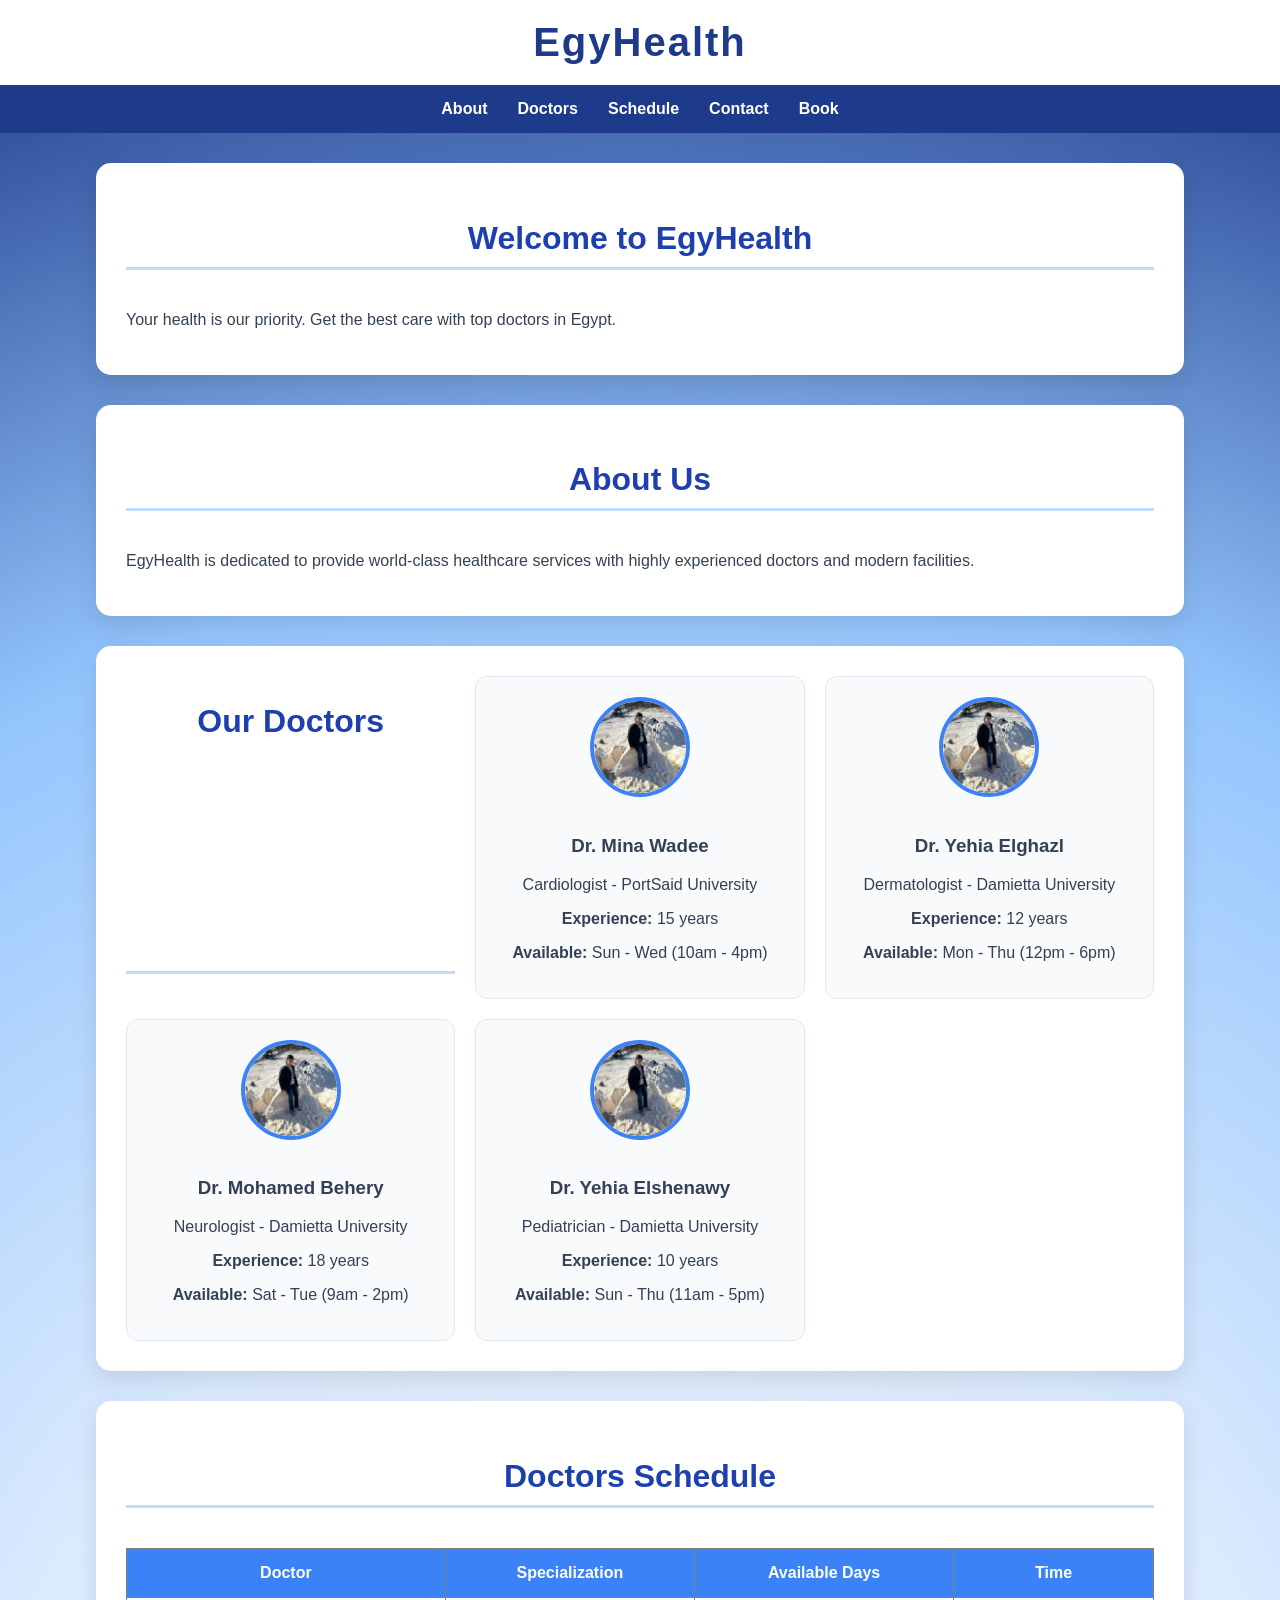
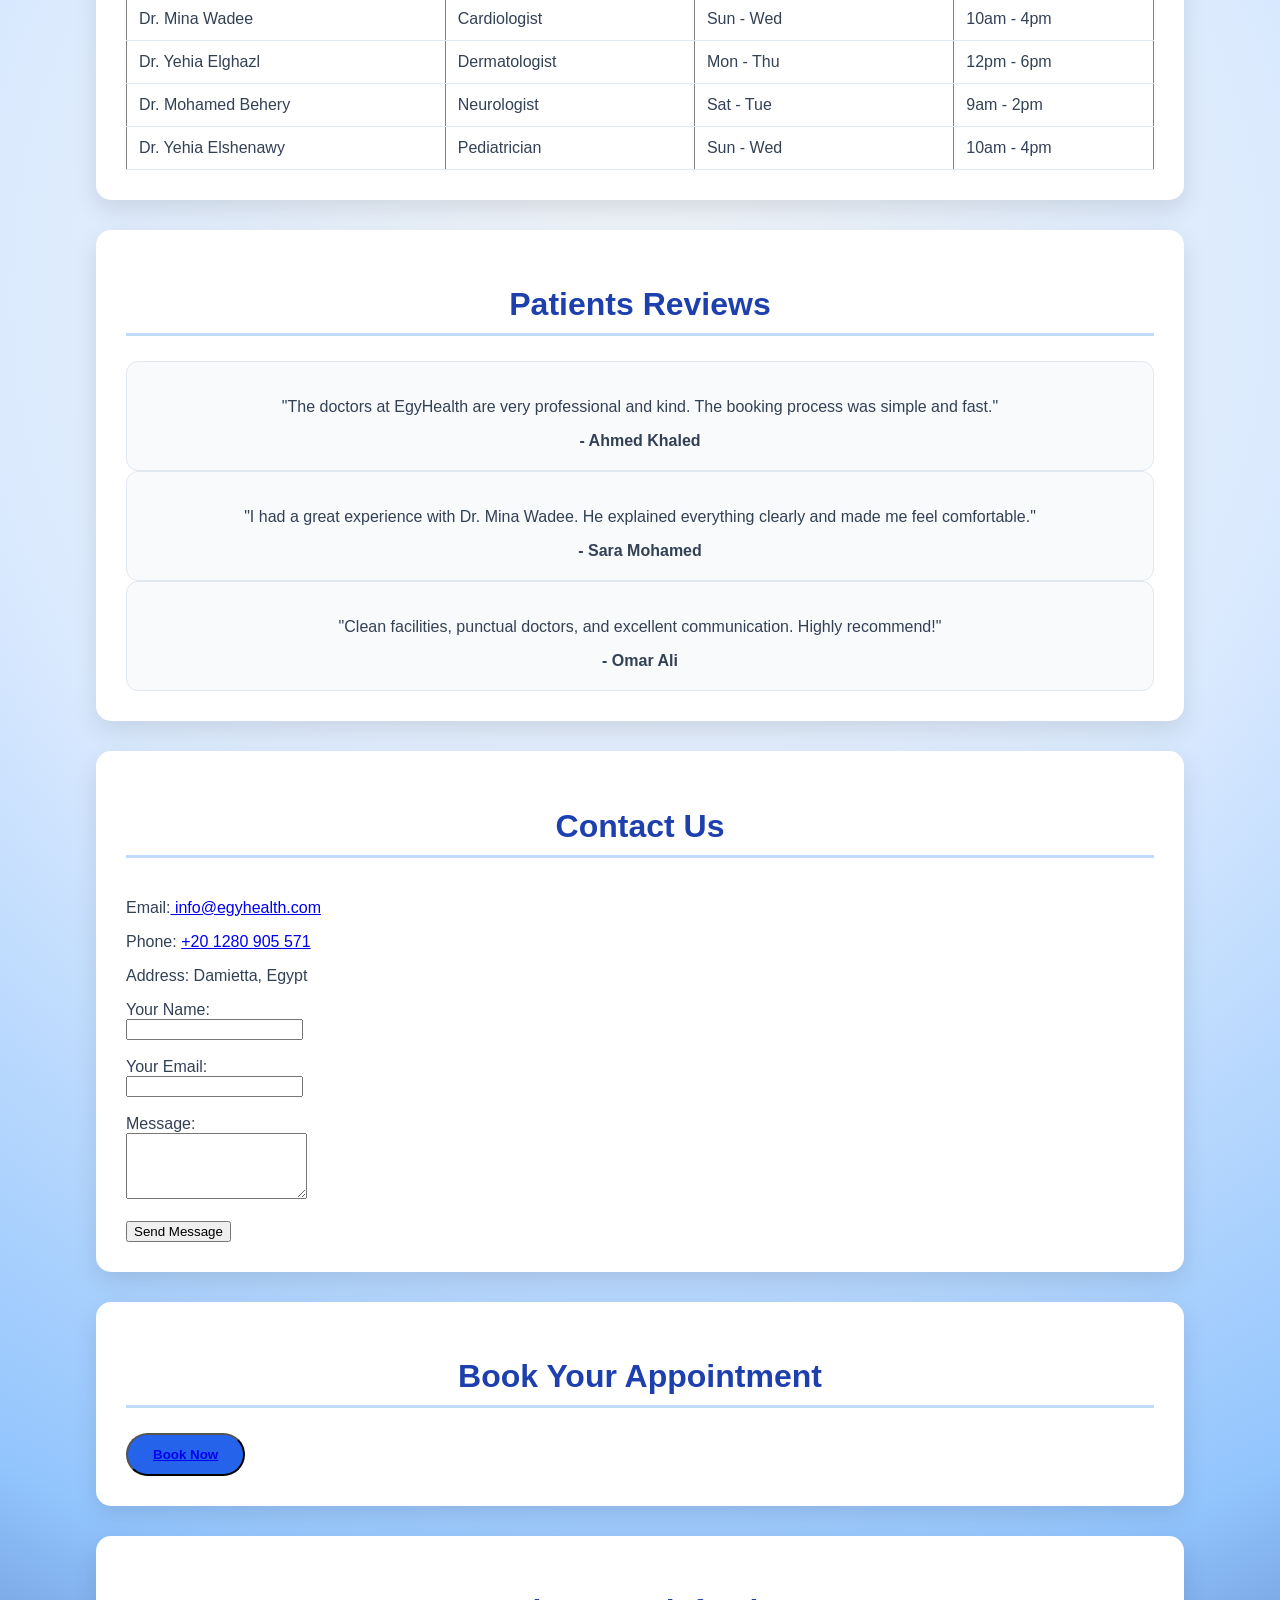
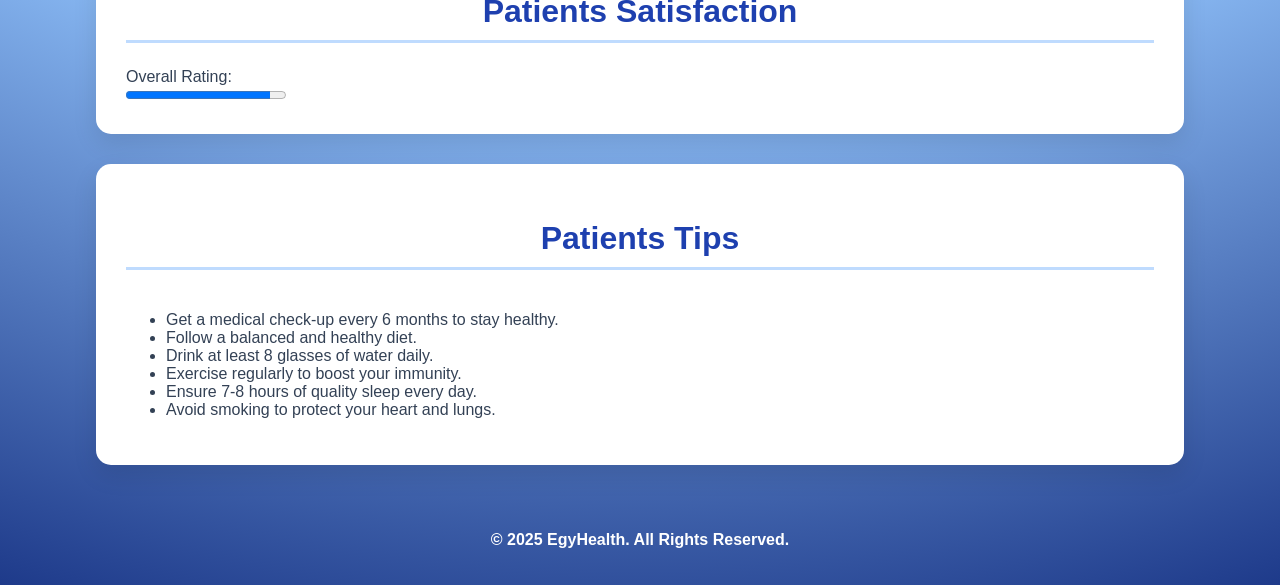
<file: EGYHEALTH SEC/index.html>
<!DOCTYPE html>
<html lang="en">
<head>
  <meta charset="UTF-8" />
  <meta name="viewport" content="width=device-width, initial-scale=1.0"/>
  <title>EgyHealth</title>
  <link rel="stylesheet" href="task1js.css">
</head>
<body>

  <!-- Header -->
  <header>
    <h1>EgyHealth</h1>
  </header>
  <nav>
    <span><a href="#about1">About</a></span>
    <span><a href="#doctors1">Doctors</a></span>
    <span><a href="#schedule1">Schedule</a></span>
    <span><a href="#contact1">Contact</a></span>
    <span><a href="#book1">Book</a></span>
  </nav>

  <!-- Hero Section -->
  <section class="hero">
      <h2>Welcome to EgyHealth</h2>
      <p>Your health is our priority. Get the best care with top doctors in Egypt.</p>
  </section>

  <!-- About Us -->
  <section class="about" id="about1">
    <h2>About Us</h2>
    <p>EgyHealth is dedicated to provide world-class healthcare services with highly experienced doctors and modern facilities.</p>
  </section>
  <!-- Our Doctors -->
  <section  class="doctors" id="doctors1">
    <h2>Our Doctors</h2>
    <div class="doctor-card">
      <img src="WhatsApp Image 2025-08-18 at 18.27.30_bd78006c.jpg" class="imgage">
      <h3>Dr. Mina Wadee</h3>
      <p>Cardiologist - PortSaid University</p>
      <p><strong>Experience:</strong> 15 years</p>
      <p><strong>Available:</strong> Sun - Wed (10am - 4pm)</p>
    </div>
    <div class="doctor-card">
      <img class="imgage" src="WhatsApp Image 2025-08-18 at 18.27.30_bd78006c.jpg">
      <h3>Dr. Yehia Elghazl</h3>
      <p>Dermatologist - Damietta University</p>
      <p><strong>Experience:</strong> 12 years</p>
      <p><strong>Available:</strong> Mon - Thu (12pm - 6pm)</p>
    </div>
    <div class="doctor-card">
      <img class="imgage" src="WhatsApp Image 2025-08-18 at 18.27.30_bd78006c.jpg">
      <h3>Dr. Mohamed Behery</h3>
      <p>Neurologist - Damietta University</p>
      <p><strong>Experience:</strong> 18 years</p>
      <p><strong>Available:</strong> Sat - Tue (9am - 2pm)</p>
    </div>
    <div class="doctor-card">
      <img class="imgage" src="WhatsApp Image 2025-08-18 at 18.27.30_bd78006c.jpg">
      <h3>Dr. Yehia Elshenawy</h3>
      <p>Pediatrician - Damietta University</p>
      <p><strong>Experience:</strong> 10 years</p>
      <p><strong>Available:</strong> Sun - Thu (11am - 5pm)</p>
    </div>
  </section>
  <!-- Schedule Table -->
  <section class="schedule" id="schedule1">
    <h2>Doctors Schedule</h2>
    <table border="1" cellpadding="10">
      <tr>
        <th>Doctor</th>
        <th>Specialization</th>
        <th>Available Days</th>
        <th>Time</th>
      </tr>
      <tr>
        <td>Dr. Mina Wadee</td>
        <td>Cardiologist</td>
        <td>Sun - Wed</td>
        <td>10am - 4pm</td>
      </tr>
      <tr>
        <td>Dr. Yehia Elghazl</td>
        <td>Dermatologist</td>
        <td>Mon - Thu</td>
        <td>12pm - 6pm</td>
      </tr>
      <tr>
        <td>Dr. Mohamed Behery</td>
        <td>Neurologist</td>
        <td>Sat - Tue</td>
        <td>9am - 2pm</td>
      </tr>
            <tr>
        <td>Dr. Yehia Elshenawy</td>
        <td>Pediatrician</td>
        <td>Sun - Wed</td>
        <td>10am - 4pm</td>
      </tr>
    </table>
  </section>
    <!-- Patients Reviews -->
  <section class="reviews" id="reviews1">
    <h2>Patients Reviews</h2>

    <div class="doctor-card">
      <p>"The doctors at EgyHealth are very professional and kind. The booking process was simple and fast."</p>
      <strong>- Ahmed Khaled</strong>
    </div>

    <div class="doctor-card">
      <p>"I had a great experience with Dr. Mina Wadee. He explained everything clearly and made me feel comfortable."</p>
      <strong>- Sara Mohamed</strong>
    </div>

    <div class="doctor-card">
      <p>"Clean facilities, punctual doctors, and excellent communication. Highly recommend!"</p>
      <strong>- Omar Ali</strong>
    </div>

  </section>


  <!-- Contact Us -->
  <section class="contact" id="contact1">
    <h2>Contact Us</h2>
    <p>Email:<A href="mailto:zeyadkhashaba2006@gmail.com"> info@egyhealth.com</A></p>
    <p>Phone: <a href="tel:01280905571">+20 1280 905 571</a></p>
    <p>Address: Damietta, Egypt</p>

    <!-- Contact Form -->
    <form>
      <label for="name">Your Name:</label><br>
      <input type="text" id="name" name="name" required><br><br>

      <label for="email">Your Email:</label><br>
      <input type="email" id="email" name="email" required><br><br>

      <label for="message">Message:</label><br>
      <textarea id="message" name="message" rows="4" required></textarea><br><br>

      <button type="submit">Send Message</button>
    </form>
  </section>

  <!-- Book Now -->
  <section class="book" id="book1">
    <h2>Book Your Appointment</h2>
    <button class="btn" type="button"><a href="formhospital.html" target="_blank" class="booking">Book Now</a></button>
  </section>

  <!-- Progress Bar -->
  <section class="progress">
    <h2>Patients Satisfaction</h2>
    <label for="satisfaction">Overall Rating:</label><br>
    <progress id="satisfaction" value="90" max="100">90%</progress>
  </section>
    <!-- Progress Bar -->

  <section class="tips" id="tips1">
    <h2>Patients Tips</h2>
    <ul>
      <li> Get a medical check-up every 6 months to stay healthy.</li>
      <li> Follow a balanced and healthy diet.</li>
      <li> Drink at least 8 glasses of water daily.</li>
      <li> Exercise regularly to boost your immunity.</li>
      <li> Ensure 7-8 hours of quality sleep every day.</li>
      <li> Avoid smoking to protect your heart and lungs.</li>
    </ul>
  </section>

  <footer>
    <p>&copy; 2025 EgyHealth. All Rights Reserved.</p>
  </footer>

</body>
</html>
</file>
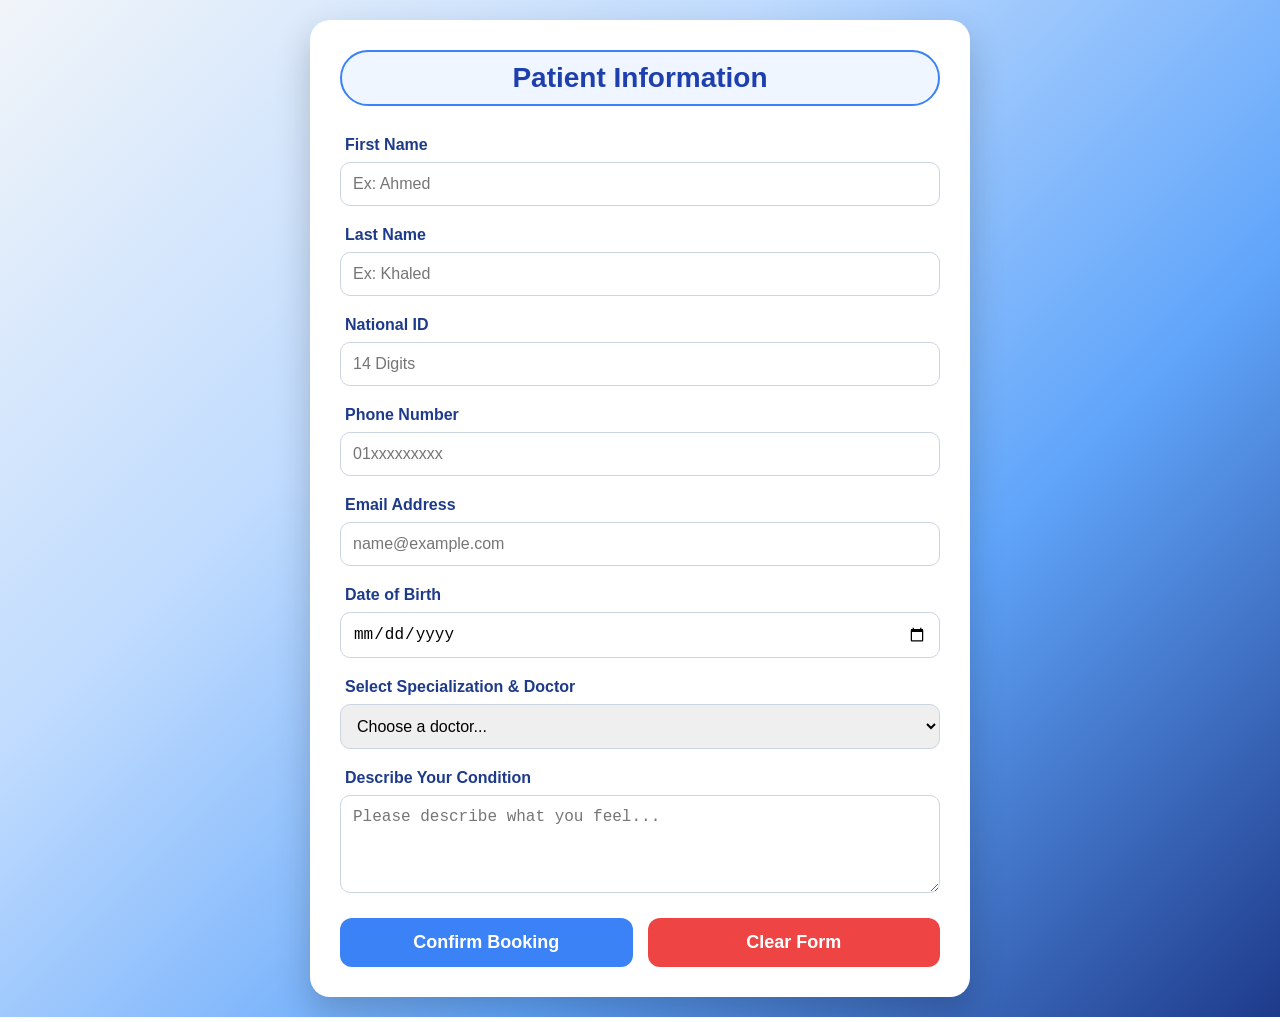
<file: EGYHEALTH SEC/formhospital.html>
<!DOCTYPE html>
<html lang="en">
<head>
    <meta charset="UTF-8">
    <meta name="viewport" content="width=device-width, initial-scale=1.0">
    <title>EgyHealth | Book Appointment</title>
    <style>
        /* إعدادات عامة */
        body {
            background: linear-gradient(135deg, #f1f5f9, #bfdbfe, #60a5fa, #1e3a8a);
            font-family: 'Segoe UI', Tahoma, Geneva, Verdana, sans-serif;
            margin: 0;
            padding: 20px;
            display: flex;
            justify-content: center;
            align-items: center;
            min-height: 100vh;
        }

        form {
            background: #ffffff; /* خلفية بيضاء لراحة العين */
            width: 90%;
            max-width: 600px;
            margin: auto;
            border-radius: 20px;
            padding: 30px;
            box-shadow: 0 15px 35px rgba(0,0,0,0.2);
            border: none; /* شيلنا البوردر السميك عشان المودرن لوك */
        }

        fieldset {
            border: none; /* شيلنا البوردر التقليدي بتاع فيلد سيت */
            padding: 0;
            margin: 0;
        }

        legend {
            text-align: center;
            font-weight: bold;
            padding: 10px 20px;
            background: #eff6ff;
            color: #1e40af;
            font-size: 28px;
            border-radius: 50px;
            margin-bottom: 30px;
            border: 2px solid #3b82f6;
            width: 100%;
            box-sizing: border-box;
        }

        /* تنسيق الحاوية لكل حقل */
        .input-group {
            margin-bottom: 20px;
            display: flex;
            flex-direction: column; /* الليبل فوق الانبوت */
            gap: 8px;
        }

        label {
            color: #1e3a8a;
            font-weight: 600;
            font-size: 16px;
            margin-left: 5px;
        }

        input, select, textarea {
            border-radius: 10px;
            border: 1.5px solid #cbd5e1;
            padding: 12px;
            font-size: 16px;
            transition: all 0.3s ease;
            width: 100%;
            box-sizing: border-box;
            outline: none;
        }

        input:focus, select:focus, textarea:focus {
            border-color: #3b82f6;
            box-shadow: 0 0 8px rgba(59, 130, 246, 0.2);
            background-color: #f8fafc;
        }

        /* تنسيق الأزرار */
        .button-container {
            display: flex;
            gap: 15px;
            margin-top: 25px;
        }

        .btn {
            flex: 1; /* الأزرار تاخد نفس العرض */
            padding: 14px;
            border-radius: 12px;
            font-size: 18px;
            font-weight: bold;
            cursor: pointer;
            transition: 0.3s;
            border: none;
            color: white;
        }

        .submit {
            background: #3b82f6;
        }

        .submit:hover {
            background-color: #2563eb;
            transform: translateY(-2px);
        }

        .reset {
            background: #ef4444;
        }

        .reset:hover {
            background-color: #dc2626;
            transform: translateY(-2px);
        }

        /* تحسين التيكست اريا */
        textarea {
            resize: vertical;
        }
    </style>
</head>
<body>
    <form action="recievemessage.html">
        <fieldset>
            <legend>Patient Information</legend>

            <div class="input-group">
                <label for="firstname">First Name</label>
                <input type="text" name="firstname" placeholder="Ex: Ahmed" id="firstname" required>
            </div>

            <div class="input-group">
                <label for="lastname">Last Name</label>
                <input type="text" name="lastname" placeholder="Ex: Khaled" id="lastname" required>
            </div>

            <div class="input-group">
                <label for="id">National ID</label>
                <input type="text" name="nationalid" placeholder="14 Digits" id="id" pattern="\d{14}" title="Please enter 14 digits" required>
            </div>

            <div class="input-group">
                <label for="phonenum">Phone Number</label>
                <input type="tel" name="phonenumber" placeholder="01xxxxxxxxx" id="phonenum" required>
            </div>

            <div class="input-group">
                <label for="email">Email Address</label>
                <input type="email" name="email" placeholder="name@example.com" id="email">
            </div>

            <div class="input-group">
                <label for="birth">Date of Birth</label>
                <input type="date" name="birthdate" id="birth" required>
            </div>

            <div class="input-group">
                <label for="doctor">Select Specialization & Doctor</label>
                <select id="doctor" name="doctor" required>
                    <option value="" disabled selected>Choose a doctor...</option>
                    <optgroup label="Cardiologist Section">
                        <option>Dr. Mina Wadee</option>
                    </optgroup>
                    <optgroup label="Dermatologist">
                        <option>Dr. Yehia Elghazal</option>
                    </optgroup>
                    <optgroup label="Neurologist">
                        <option>Dr. Mohamed Behery</option>
                    </optgroup>
                    <optgroup label="Pediatrician">
                        <option>Dr. Yehia Elshenawy</option>
                    </optgroup>
                </select>
            </div>

            <div class="input-group">
                <label for="message">Describe Your Condition</label>
                <textarea name="message" id="message" placeholder="Please describe what you feel..." rows="4"></textarea>
            </div>

            <div class="button-container">
                <button type="submit" class="btn submit">Confirm Booking</button>
                <button type="reset" class="btn reset">Clear Form</button>
            </div>
        </fieldset>
    </form>
</body>
</html>
</file>
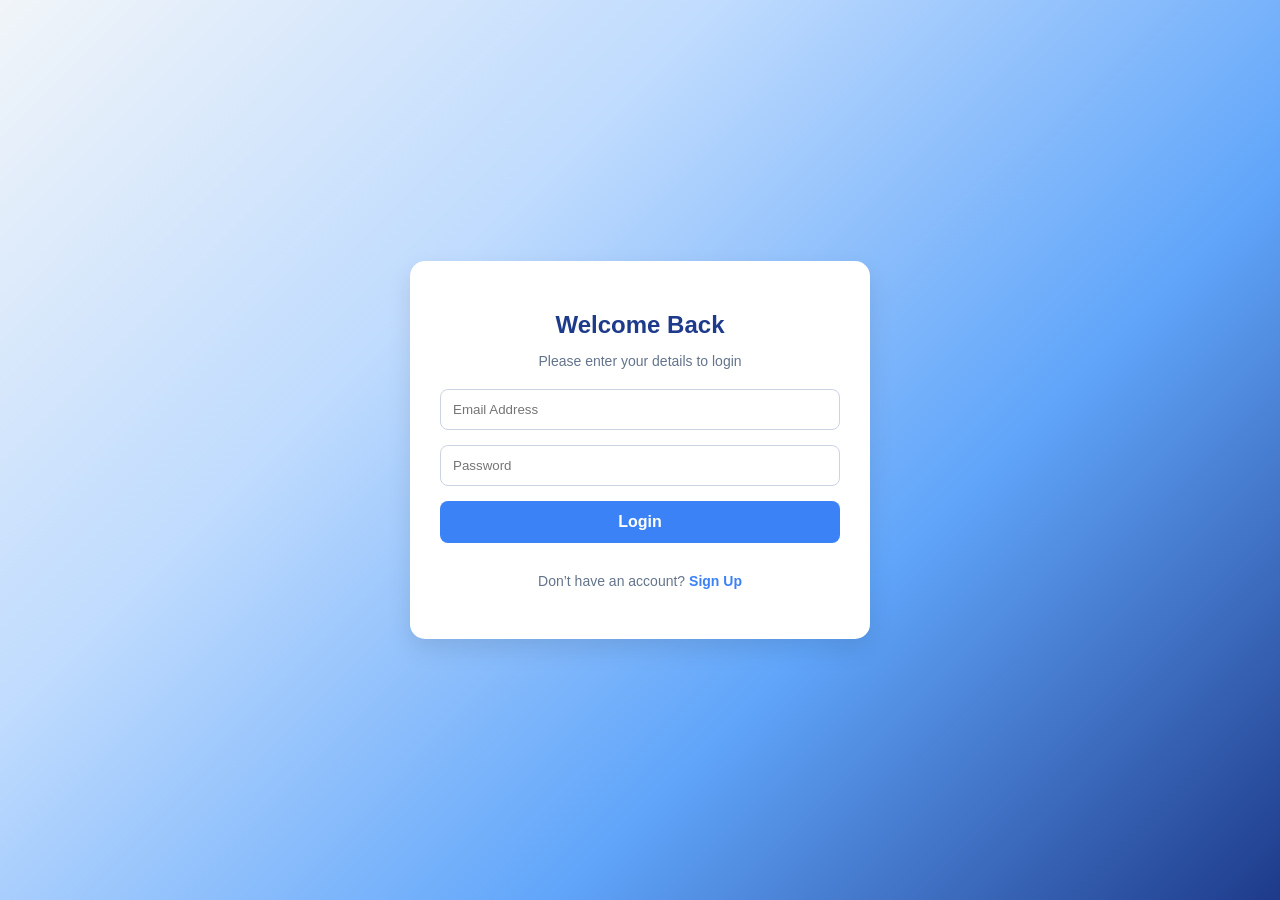
<file: EGYHEALTH SEC/login.html>
<!DOCTYPE html>
<html lang="en">
<head>
  <meta charset="UTF-8">
  <meta name="viewport" content="width=device-width, initial-scale=1.0">
  <title>Hospital System - Login</title>
  <link rel="stylesheet" href="cssfor_sign_login.css">
</head>
<body>

  <div class="login-card">
    <h2>Welcome Back</h2>
    <p>Please enter your details to login</p>
    
    <form action="index.html">
      <input type="email" placeholder="Email Address" required>
      <input type="password" placeholder="Password" required>
      <button type="submit" class="btn-login">Login</button>
      <p class="footer-text">Don’t have an account? <a href="loginandsignup2.html">Sign Up</a></p>
    </form>
  </div>

</body>
</html>
</file>
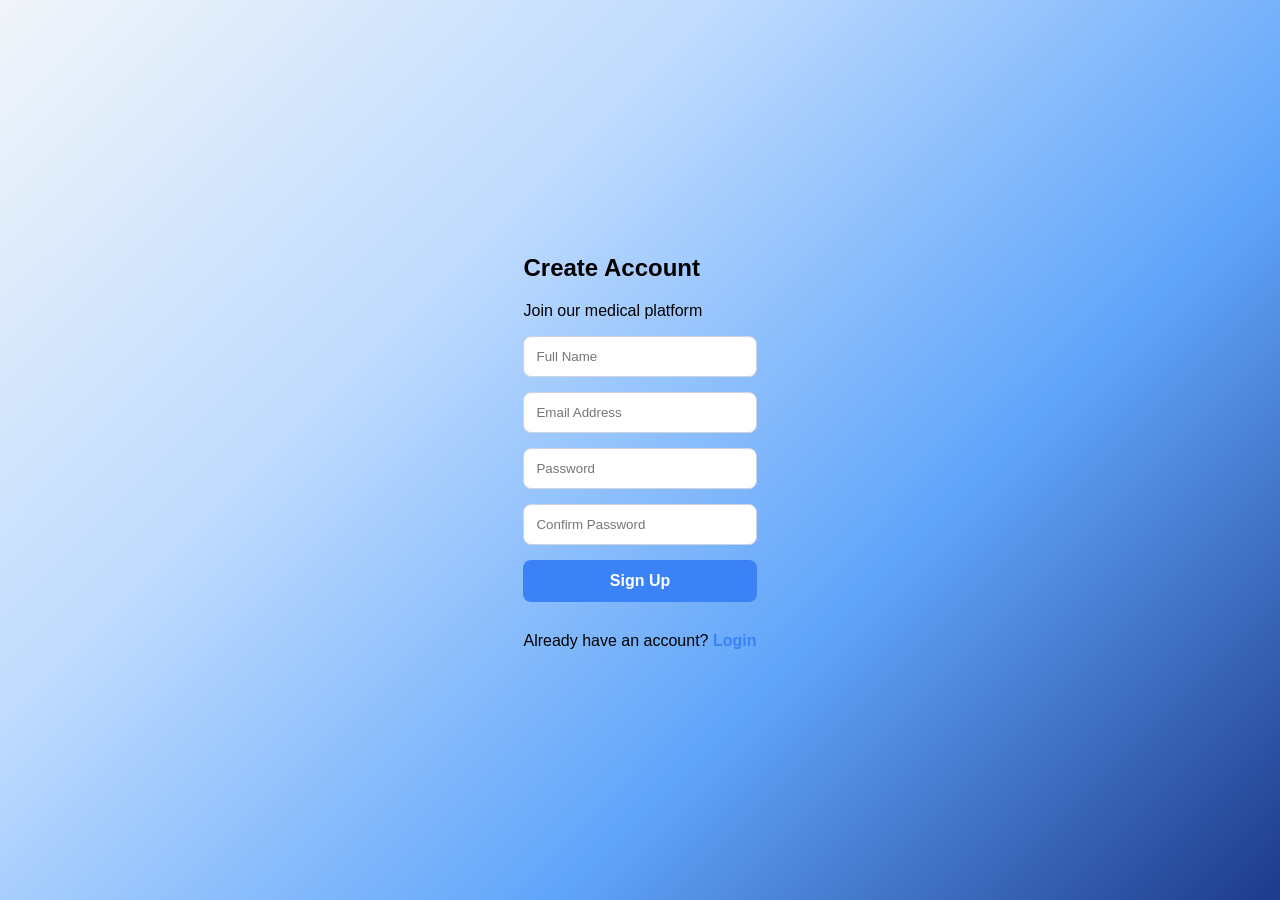
<file: EGYHEALTH SEC/loginandsignup2.html>
<!DOCTYPE html>
<html lang="en">
<head>
  <meta charset="UTF-8">
  <meta name="viewport" content="width=device-width, initial-scale=1.0">
  <title>Hospital System - Sign Up</title>
  <link rel="stylesheet" href="loginandsignup.css">
</head>
<body>

  <div class="form-container">
    <h2>Create Account</h2>
    <p>Join our medical platform</p>
    
    <form action="index.html">
      <input type="text" placeholder="Full Name" required>
      <input type="email" placeholder="Email Address" required>
      <input type="password" placeholder="Password" required>
      <input type="password" placeholder="Confirm Password" required>
      
      <button type="submit">Sign Up</button>
      <p class="footer-text">Already have an account? <a href="login.html">Login</a></p>
    </form>
  </div>

</body>
</html>
</file>
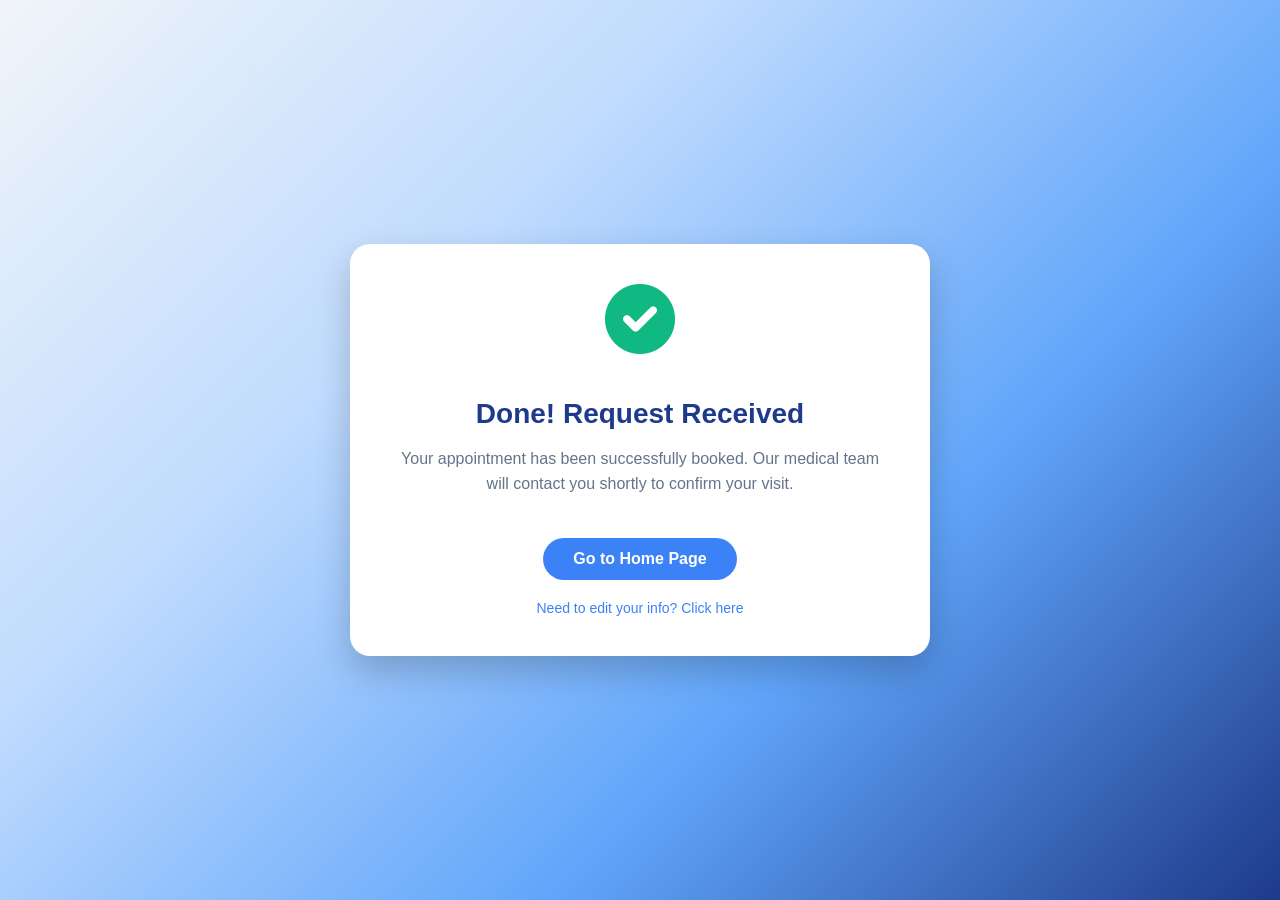
<file: EGYHEALTH SEC/recievemessage.html>
<!DOCTYPE html>
<html lang="en">
<head>
    <meta charset="UTF-8">
    <meta name="viewport" content="width=device-width, initial-scale=1.0">
    <title>EgyHealth | Message Received</title>
    <!-- ربط مكتبة FontAwesome للأيقونات -->
    <link rel="stylesheet" href="https://cdnjs.cloudflare.com/ajax/libs/font-awesome/6.0.0/css/all.min.css">
    <style>
        body {
            background: linear-gradient(135deg, #f1f5f9, #bfdbfe, #60a5fa, #1e3a8a);
            font-family: 'Segoe UI', Tahoma, Geneva, Verdana, sans-serif;
            display: flex;
            justify-content: center;
            align-items: center;
            height: 100vh;
            margin: 0;
        }

        .success-card {
            width: 90%;
            max-width: 500px;
            padding: 40px;
            border-radius: 20px;
            background-color: #ffffff;
            text-align: center;
            box-shadow: 0 15px 35px rgba(0,0,0,0.2);
            border: none;
            animation: fadeIn 0.8s ease-in-out;
        }

        /* أنيميشن بسيط لظهور الكارت */
        @keyframes fadeIn {
            from { opacity: 0; transform: translateY(20px); }
            to { opacity: 1; transform: translateY(0); }
        }

        .icon-check {
            font-size: 70px;
            color: #10b981; /* لون أخضر مريح */
            margin-bottom: 20px;
        }

        h2 {
            color: #1e3a8a;
            font-size: 28px;
            margin-bottom: 10px;
        }

        p {
            color: #64748b;
            font-size: 16px;
            line-height: 1.6;
        }

        .home-btn {
            display: inline-block;
            margin-top: 25px;
            padding: 12px 30px;
            background-color: #3b82f6;
            color: #ffffff;
            text-decoration: none;
            border-radius: 50px;
            font-weight: bold;
            transition: 0.3s;
        }

        .home-btn:hover {
            background-color: #2563eb;
            transform: scale(1.05);
        }

        .edit-link {
            display: block;
            margin-top: 20px;
            color: #3b82f6;
            text-decoration: none;
            font-size: 14px;
        }

        .edit-link:hover {
            text-decoration: underline;
        }
    </style>
</head>
<body>

    <div class="success-card">
        <i class="fas fa-check-circle icon-check"></i>
        <h2>Done! Request Received</h2>
        <p>Your appointment has been successfully booked. Our medical team will contact you shortly to confirm your visit.</p>
        
        <a href="index.html" class="home-btn">Go to Home Page</a>
        
        <a href="formhospital.html" class="edit-link">Need to edit your info? Click here</a>
    </div>

</body>
</html>
</file>
<file: EGYHEALTH SEC/task1js.css>
/* إعدادات عامة */
* {
    box-sizing: border-box;
    scroll-behavior: smooth; /* حركة ناعمة عند الضغط على روابط القائمة */
}

body {
    background: radial-gradient(circle, #f0f4f8, #dbeafe, #93c5fd, #1e3a8a);
    font-family: 'Segoe UI', Roboto, Helvetica, Arial, sans-serif;
    margin: 0;
    color: #334155;
}

/* Header & Navigation */
header {
    background: #ffffff;
    padding: 20px;
    text-align: center;
    box-shadow: 0 2px 10px rgba(0,0,0,0.1);
}

header h1 {
    margin: 0;
    color: #1e3a8a;
    font-size: 2.5rem;
    letter-spacing: 2px;
}

nav {
    background: #1e3a8a;
    padding: 15px;
    position: sticky;
    top: 0;
    z-index: 1000;
    display: flex;
    justify-content: center;
    gap: 30px; /* مسافات متساوية بين الروابط */
}

nav a {
    text-decoration: none;
    color: #ffffff;
    font-weight: 600;
    transition: 0.3s;
}

nav a:hover {
    color: #93c5fd;
}

/* Sections */
section {
    width: 85%; /* خليتها أعرض شوية عشان مساحة العرض */
    max-width: 1100px;
    margin: 30px auto;
    background: #ffffff;
    padding: 30px;
    border-radius: 15px;
    box-shadow: 0 10px 25px rgba(0,0,0,0.1);
}

section h2 {
    color: #1e40af;
    text-align: center;
    font-size: 2rem;
    margin-bottom: 25px;
    border-bottom: 3px solid #bfdbfe;
    display: inline-block;
    padding-bottom: 10px;
    width: 100%;
}

/* عرض الدكاترة بشكل Grid (جنب بعض) */
.doctors {
    display: grid;
    grid-template-columns: repeat(auto-fit, minmax(250px, 1fr));
    gap: 20px;
}

/* تعديل بسيط للـ HTML: لازم تتاكد ان كلاس الـ doctors موجود على الحاوية */
.doctor-card {
    background: #f8fafc;
    padding: 20px;
    border-radius: 12px;
    text-align: center;
    border: 1px solid #e2e8f0;
    transition: 0.3s ease;
}

.doctor-card:hover {
    transform: translateY(-10px);
    box-shadow: 0 15px 30px rgba(0,0,0,0.1);
}

.imgage {
    width: 100px;
    height: 100px;
    object-fit: cover;
    border-radius: 50%;
    border: 4px solid #3b82f6;
    margin-bottom: 15px;
}

/* Table Styling */
.schedule {
    overflow-x: auto; /* عشان الجدول ميخربش في الموبايل */
}

table {
    width: 100%;
    border-collapse: collapse;
    margin-top: 15px;
}

table th {
    background: #3b82f6;
    color: white;
    padding: 15px;
}

table td {
    padding: 12px;
    border-bottom: 1px solid #e2e8f0;
}

/* Buttons */
.btn {
    display: inline-block;
    background: #2563eb;
    color: white !important;
    padding: 12px 25px;
    text-decoration: none;
    border-radius: 50px;
    font-weight: bold;
    transition: 0.3s;
}

.btn:hover {
    background: #1e3a8a;
    box-shadow: 0 5px 15px rgba(37, 99, 235, 0.4);
}

/* Footer */
footer {
    text-align: center;
    padding: 20px;
    color: white;
    font-weight: bold;
}
</file>
<file: EGYHEALTH SEC/cssfor_sign_login.css>
/* تنسيق عام للجسم للتوسيط الكامل */
body {
    margin: 0;
    padding: 0;
    display: flex;
    justify-content: center;
    align-items: center;
    min-height: 100vh;
    font-family: 'Segoe UI', Tahoma, Geneva, Verdana, sans-serif;
    background: linear-gradient(135deg, #f1f5f9, #bfdbfe, #60a5fa, #1e3a8a);
}

.login-card {
    width: 100%;
    max-width: 400px; /* حجم مناسب للموبايل والكمبيوتر */
    background: #ffffff;
    padding: 30px;
    border-radius: 15px;
    box-shadow: 0 10px 25px rgba(0,0,0,0.1);
}

.login-card h2 {
    color: #1e3a8a;
    margin-bottom: 5px;
    text-align: center;
    font-size: 24px;
}

.login-card p {
    color: #64748b;
    text-align: center;
    font-size: 14px;
    margin-bottom: 20px;
}

form {
    display: flex;
    flex-direction: column;
    gap: 15px; /* مسافات متساوية بين العناصر */
}

form input {
    width: 100%;
    padding: 12px;
    border: 1.5px solid #cbd5e1;
    border-radius: 8px;
    box-sizing: border-box; /* عشان الـ padding ميخربش العرض */
    transition: 0.3s;
}

form input:focus {
    outline: none;
    border-color: #3b82f6;
    box-shadow: 0 0 5px rgba(59, 130, 246, 0.3);
}

form button {
    width: 100%;
    background: #3b82f6;
    color: #ffffff;
    border: none;
    padding: 12px;
    border-radius: 8px;
    font-size: 16px;
    font-weight: bold;
    cursor: pointer;
    transition: 0.3s;
}

form button:hover {
    background: #2563eb;
    transform: translateY(-2px); /* حركة خفيفة عند الوقوف عليه */
}

.footer-text {
    margin-top: 15px;
}

.footer-text a {
    color: #3b82f6;
    text-decoration: none;
    font-weight: bold;
}

.footer-text a:hover {
    text-decoration: underline;
}
</file>
<file: EGYHEALTH SEC/loginandsignup.css>
/* تنسيق عام للجسم للتوسيط الكامل */
body {
    margin: 0;
    padding: 0;
    display: flex;
    justify-content: center;
    align-items: center;
    min-height: 100vh;
    font-family: 'Segoe UI', Tahoma, Geneva, Verdana, sans-serif;
    background: linear-gradient(135deg, #f1f5f9, #bfdbfe, #60a5fa, #1e3a8a);
}

.login-card {
    width: 100%;
    max-width: 400px; /* حجم مناسب للموبايل والكمبيوتر */
    background: #ffffff;
    padding: 30px;
    border-radius: 15px;
    box-shadow: 0 10px 25px rgba(0,0,0,0.1);
}

.login-card h2 {
    color: #1e3a8a;
    margin-bottom: 5px;
    text-align: center;
    font-size: 24px;
}

.login-card p {
    color: #64748b;
    text-align: center;
    font-size: 14px;
    margin-bottom: 20px;
}

form {
    display: flex;
    flex-direction: column;
    gap: 15px; /* مسافات متساوية بين العناصر */
}

form input {
    width: 100%;
    padding: 12px;
    border: 1.5px solid #cbd5e1;
    border-radius: 8px;
    box-sizing: border-box; /* عشان الـ padding ميخربش العرض */
    transition: 0.3s;
}

form input:focus {
    outline: none;
    border-color: #3b82f6;
    box-shadow: 0 0 5px rgba(59, 130, 246, 0.3);
}

form button {
    width: 100%;
    background: #3b82f6;
    color: #ffffff;
    border: none;
    padding: 12px;
    border-radius: 8px;
    font-size: 16px;
    font-weight: bold;
    cursor: pointer;
    transition: 0.3s;
}

form button:hover {
    background: #2563eb;
    transform: translateY(-2px); /* حركة خفيفة عند الوقوف عليه */
}

.footer-text {
    margin-top: 15px;
}

.footer-text a {
    color: #3b82f6;
    text-decoration: none;
    font-weight: bold;
}

.footer-text a:hover {
    text-decoration: underline;
}
</file>
